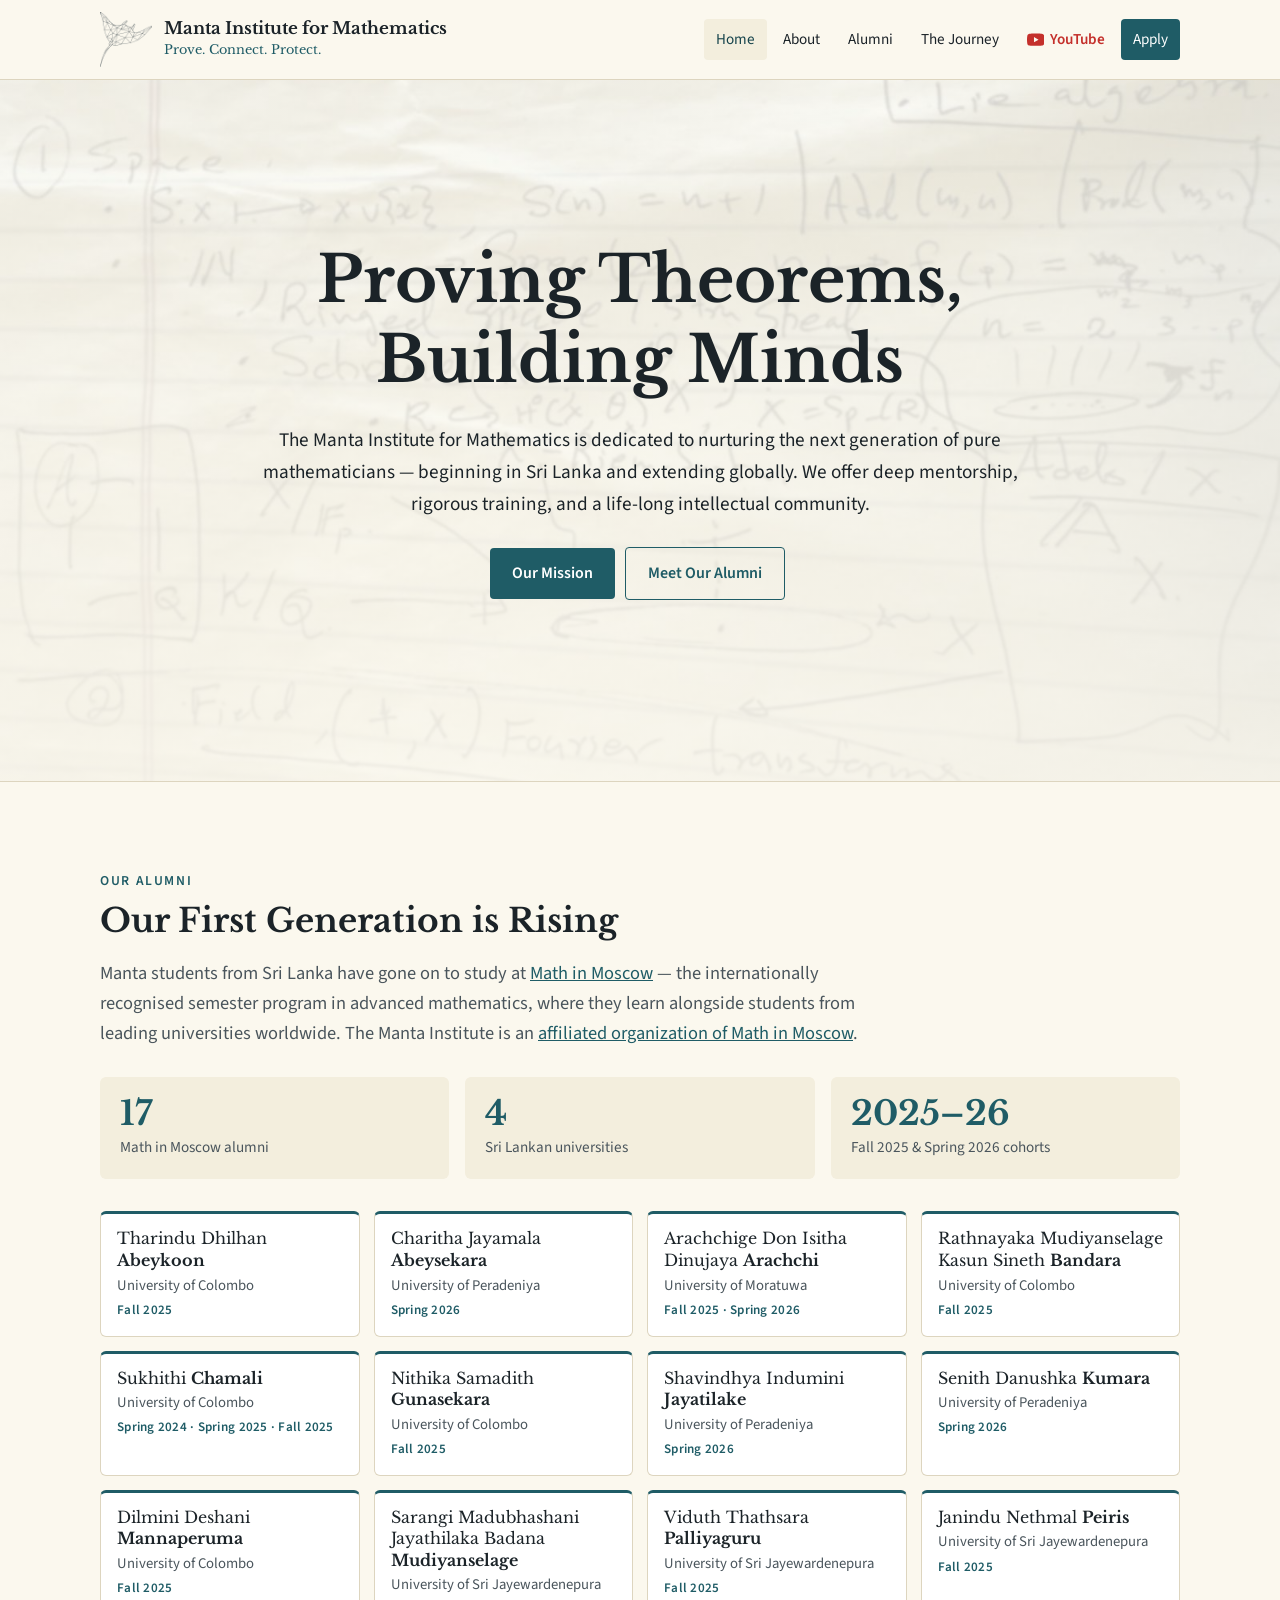
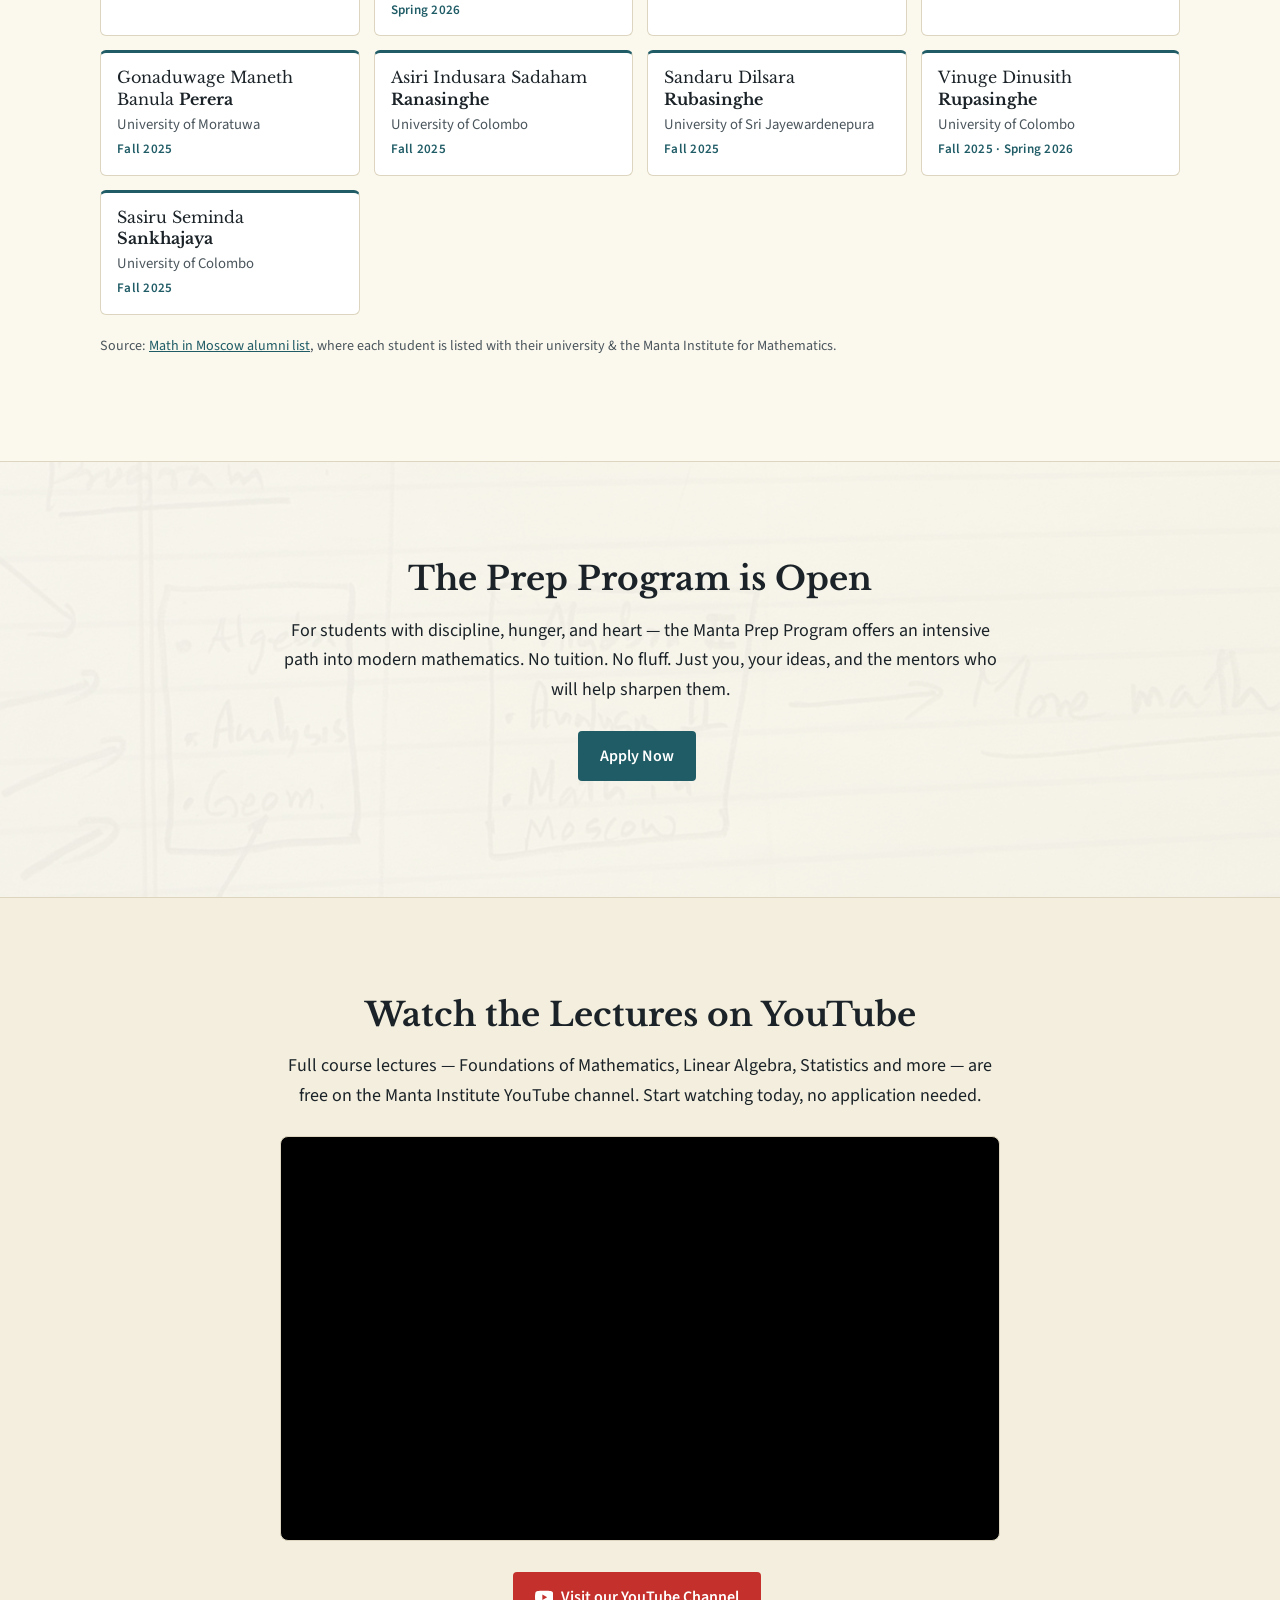
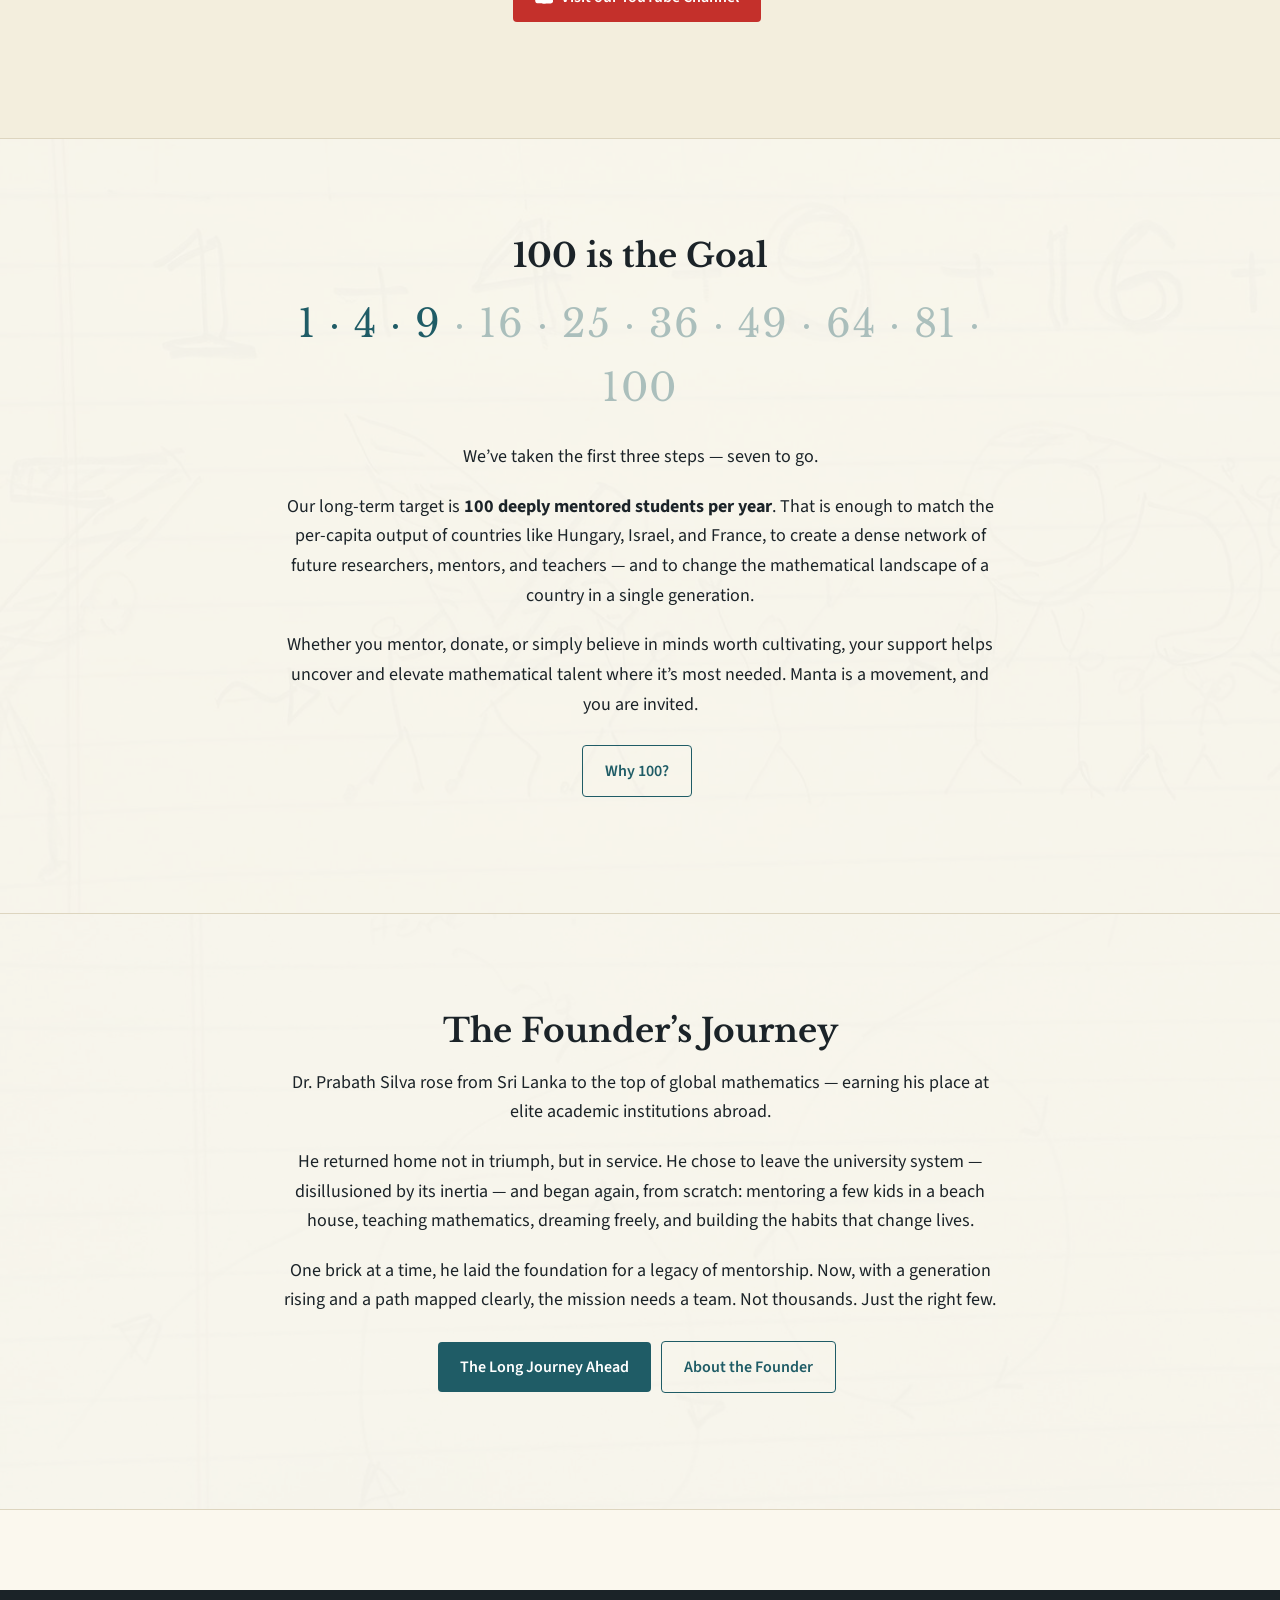
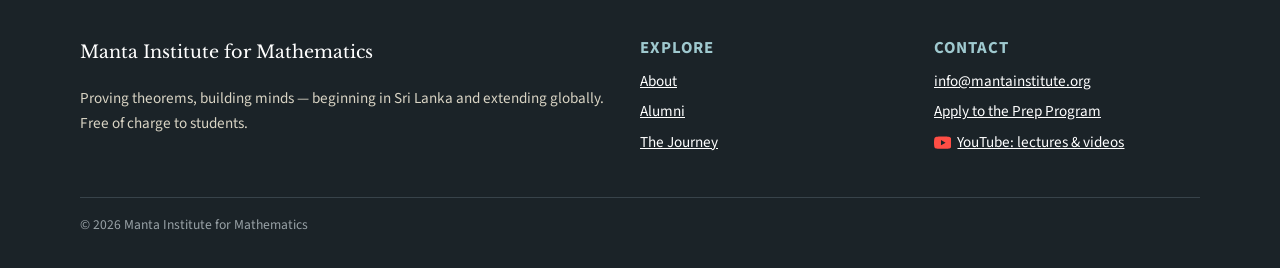
<file: index.html>
<!doctype html>
<html lang="en">
<head>
<meta charset="utf-8">
<meta name="viewport" content="width=device-width, initial-scale=1">
<title>Manta Institute for Mathematics</title>
<meta name="description" content="Manta Institute for Mathematics: free mentorship and rigorous training for Sri Lanka’s next generation of pure mathematicians. 17 Manta students have studied at Math in Moscow.">
<meta property="og:title" content="Manta Institute for Mathematics">
<meta property="og:description" content="Manta Institute for Mathematics: free mentorship and rigorous training for Sri Lanka’s next generation of pure mathematicians. 17 Manta students have studied at Math in Moscow.">
<meta property="og:image" content="https://www.mantainstitute.org/img/og.jpg">
<meta property="og:type" content="website">
<meta property="og:url" content="https://www.mantainstitute.org/">
<link rel="canonical" href="https://www.mantainstitute.org/">
<script type="application/ld+json">{"@context":"https://schema.org","@type":"EducationalOrganization","name":"Manta Institute for Mathematics","url":"https://www.mantainstitute.org/","logo":"https://www.mantainstitute.org/img/manta-mark.png","email":"info@mantainstitute.org","founder":{"@type":"Person","name":"Prabath Silva"},"description":"Mentorship and rigorous training in pure mathematics for students from Sri Lanka; affiliated organization of Math in Moscow.","sameAs":["https://www.youtube.com/@MantaInstituteforMathematics"]}</script>
<link rel="icon" href="/favicon.png">
<link rel="apple-touch-icon" href="/apple-touch-icon.png">
<link rel="preconnect" href="https://fonts.googleapis.com">
<link rel="preconnect" href="https://fonts.gstatic.com" crossorigin>
<link href="https://fonts.googleapis.com/css2?family=Libre+Baskerville:ital,wght@0,400;0,700;1,400&family=Source+Sans+3:wght@400;600;700&display=swap" rel="stylesheet">
<link rel="stylesheet" href="/style.css">

</head>
<body>
<header class="site-header">
  <nav class="nav" aria-label="Main">
    <a class="brand" href="/">
      <img src="/img/manta-mark.png" alt="" width="52" height="52">
      <span><b>Manta Institute for Mathematics</b><small>Prove. Connect. Protect.</small></span>
    </a>
    <button class="menu-toggle" aria-expanded="false" aria-controls="menu">Menu</button>
    <ul class="menu" id="menu"><li><a href="/" aria-current=page>Home</a></li><li><a href="/about">About</a></li><li><a href="/#alumni">Alumni</a></li><li><a href="/journey">The Journey</a></li><li><a class="yt-nav" href="https://www.youtube.com/@MantaInstituteforMathematics" target="_blank" rel="noopener"><svg class="yt-icon" viewBox="0 0 24 24" aria-hidden="true"><path fill="currentColor" d="M23.5 6.2a3 3 0 0 0-2.1-2.1C19.5 3.6 12 3.6 12 3.6s-7.5 0-9.4.5A3 3 0 0 0 .5 6.2 31 31 0 0 0 0 12a31 31 0 0 0 .5 5.8 3 3 0 0 0 2.1 2.1c1.9.5 9.4.5 9.4.5s7.5 0 9.4-.5a3 3 0 0 0 2.1-2.1A31 31 0 0 0 24 12a31 31 0 0 0-.5-5.8zM9.6 15.6V8.4l6.3 3.6-6.3 3.6z"/></svg><span>YouTube</span></a></li><li><a class="cta" href="https://forms.gle/bUK9oC2Zib9sQvzj8">Apply</a></li></ul>
  </nav>
</header>
<main>

<section class="hero" style="background-image:url('/img/notes-1.jpg')">
  <div class="inner">
    <h1>Proving Theorems,<br>Building Minds</h1>
    <p>The Manta Institute for Mathematics is dedicated to nurturing the next generation of pure mathematicians — beginning in Sri Lanka and extending globally. We offer deep mentorship, rigorous training, and a life-long intellectual community.</p>
    <p><a class="btn" href="/about">Our Mission</a> <a class="btn ghost" href="#alumni">Meet Our Alumni</a></p>
  </div>
</section>

<section class="alumni" id="alumni">
  <div class="wrap">
    <p class="kicker">Our Alumni</p>
    <h2>Our First Generation is Rising</h2>
    <p class="lede">Manta students from Sri Lanka have gone on to study at <a href="https://mathinmoscow.org/">Math in Moscow</a> — the internationally recognised semester program in advanced mathematics, where they learn alongside students from leading universities worldwide. The Manta Institute is an <a href="https://mathinmoscow.org/affiliated-organizations/">affiliated organization of Math in Moscow</a>.</p>
    <div class="stats">
      <div><strong>17</strong><span>Math in Moscow alumni</span></div>
      <div><strong>4</strong><span>Sri Lankan universities</span></div>
      <div><strong>2025–26</strong><span>Fall 2025 &amp; Spring 2026 cohorts</span></div>
    </div>
    <ul class="alumni-grid"><li class="alum"><b>Tharindu Dhilhan <span class="sur">Abeykoon</span></b><span class="uni">University of Colombo</span><span class="sems">Fall 2025</span></li><li class="alum"><b>Charitha Jayamala <span class="sur">Abeysekara</span></b><span class="uni">University of Peradeniya</span><span class="sems">Spring 2026</span></li><li class="alum"><b>Arachchige Don Isitha Dinujaya <span class="sur">Arachchi</span></b><span class="uni">University of Moratuwa</span><span class="sems">Fall 2025 · Spring 2026</span></li><li class="alum"><b>Rathnayaka Mudiyanselage Kasun Sineth <span class="sur">Bandara</span></b><span class="uni">University of Colombo</span><span class="sems">Fall 2025</span></li><li class="alum"><b>Sukhithi <span class="sur">Chamali</span></b><span class="uni">University of Colombo</span><span class="sems">Spring 2024 · Spring 2025 · Fall 2025</span></li><li class="alum"><b>Nithika Samadith <span class="sur">Gunasekara</span></b><span class="uni">University of Colombo</span><span class="sems">Fall 2025</span></li><li class="alum"><b>Shavindhya Indumini <span class="sur">Jayatilake</span></b><span class="uni">University of Peradeniya</span><span class="sems">Spring 2026</span></li><li class="alum"><b>Senith Danushka <span class="sur">Kumara</span></b><span class="uni">University of Peradeniya</span><span class="sems">Spring 2026</span></li><li class="alum"><b>Dilmini Deshani <span class="sur">Mannaperuma</span></b><span class="uni">University of Colombo</span><span class="sems">Fall 2025</span></li><li class="alum"><b>Sarangi Madubhashani Jayathilaka Badana <span class="sur">Mudiyanselage</span></b><span class="uni">University of Sri Jayewardenepura</span><span class="sems">Spring 2026</span></li><li class="alum"><b>Viduth Thathsara <span class="sur">Palliyaguru</span></b><span class="uni">University of Sri Jayewardenepura</span><span class="sems">Fall 2025</span></li><li class="alum"><b>Janindu Nethmal <span class="sur">Peiris</span></b><span class="uni">University of Sri Jayewardenepura</span><span class="sems">Fall 2025</span></li><li class="alum"><b>Gonaduwage Maneth Banula <span class="sur">Perera</span></b><span class="uni">University of Moratuwa</span><span class="sems">Fall 2025</span></li><li class="alum"><b>Asiri Indusara Sadaham <span class="sur">Ranasinghe</span></b><span class="uni">University of Colombo</span><span class="sems">Fall 2025</span></li><li class="alum"><b>Sandaru Dilsara <span class="sur">Rubasinghe</span></b><span class="uni">University of Sri Jayewardenepura</span><span class="sems">Fall 2025</span></li><li class="alum"><b>Vinuge Dinusith <span class="sur">Rupasinghe</span></b><span class="uni">University of Colombo</span><span class="sems">Fall 2025 · Spring 2026</span></li><li class="alum"><b>Sasiru Seminda <span class="sur">Sankhajaya</span></b><span class="uni">University of Colombo</span><span class="sems">Fall 2025</span></li></ul>
    <p class="source">Source: <a href="https://mathinmoscow.org/alumni-list/">Math in Moscow alumni list</a>, where each student is listed with their university &amp; the Manta Institute for Mathematics.</p>
  </div>
</section>

<section class="band" style="background-image:url('/img/notes-2.jpg')">
  <div class="inner">
    <h2>The Prep Program is Open</h2>
    <p>For students with discipline, hunger, and heart — the Manta Prep Program offers an intensive path into modern mathematics. No tuition. No fluff. Just you, your ideas, and the mentors who will help sharpen them.</p>
    <p><a class="btn" href="https://forms.gle/bUK9oC2Zib9sQvzj8">Apply Now</a></p>
  </div>
</section>

<section class="band yt-band">
  <div class="inner">
    <h2>Watch the Lectures on YouTube</h2>
    <p>Full course lectures — Foundations of Mathematics, Linear Algebra, Statistics and more — are free on the Manta Institute YouTube channel. Start watching today, no application needed.</p>
    <div class="video"><iframe src="https://www.youtube-nocookie.com/embed/HKouQj8MpVQ" title="Join Manta Institute for Mathematics After A/L" loading="lazy" allow="accelerometer; encrypted-media; gyroscope; picture-in-picture" allowfullscreen></iframe></div>
    <p><a class="btn yt" href="https://www.youtube.com/@MantaInstituteforMathematics" target="_blank" rel="noopener"><svg class="yt-icon" viewBox="0 0 24 24" aria-hidden="true"><path fill="currentColor" d="M23.5 6.2a3 3 0 0 0-2.1-2.1C19.5 3.6 12 3.6 12 3.6s-7.5 0-9.4.5A3 3 0 0 0 .5 6.2 31 31 0 0 0 0 12a31 31 0 0 0 .5 5.8 3 3 0 0 0 2.1 2.1c1.9.5 9.4.5 9.4.5s7.5 0 9.4-.5a3 3 0 0 0 2.1-2.1A31 31 0 0 0 24 12a31 31 0 0 0-.5-5.8zM9.6 15.6V8.4l6.3 3.6-6.3 3.6z"/></svg> Visit our YouTube Channel</a></p>
  </div>
</section>



<section class="band" style="background-image:url('/img/notes-4.jpg')">
  <div class="inner">
    <h2>100 is the Goal</h2>
    <p class="squares">1 · 4 · 9 <span>· 16 · 25 · 36 · 49 · 64 · 81 · 100</span></p>
    <p>We’ve taken the first three steps — seven to go.</p>
    <p>Our long-term target is <strong>100 deeply mentored students per year</strong>. That is enough to match the per-capita output of countries like Hungary, Israel, and France, to create a dense network of future researchers, mentors, and teachers — and to change the mathematical landscape of a country in a single generation.</p>
    <p>Whether you mentor, donate, or simply believe in minds worth cultivating, your support helps uncover and elevate mathematical talent where it’s most needed. Manta is a movement, and you are invited.</p>
    <p><a class="btn ghost" href="/about#why-100">Why 100?</a></p>
  </div>
</section>

<section class="band" style="background-image:url('/img/notes-5.jpg')">
  <div class="inner">
    <h2>The Founder’s Journey</h2>
    <p>Dr. Prabath Silva rose from Sri Lanka to the top of global mathematics — earning his place at elite academic institutions abroad.</p>
    <p>He returned home not in triumph, but in service. He chose to leave the university system — disillusioned by its inertia — and began again, from scratch: mentoring a few kids in a beach house, teaching mathematics, dreaming freely, and building the habits that change lives.</p>
    <p>One brick at a time, he laid the foundation for a legacy of mentorship. Now, with a generation rising and a path mapped clearly, the mission needs a team. Not thousands. Just the right few.</p>
    <p><a class="btn" href="/journey">The Long Journey Ahead</a> <a class="btn ghost" href="/about#founder">About the Founder</a></p>
  </div>
</section>

</main>
<footer class="site-footer">
  <div class="cols">
    <div>
      <p class="brandline">Manta Institute for Mathematics</p>
      <p>Proving theorems, building minds — beginning in Sri Lanka and extending globally. Free of charge to students.</p>
    </div>
    <div>
      <h4>Explore</h4>
      <ul>
        <li><a href="/about">About</a></li>
        <li><a href="/#alumni">Alumni</a></li>
        <li><a href="/journey">The Journey</a></li>
      </ul>
    </div>
    <div>
      <h4>Contact</h4>
      <ul>
        <li><a href="mailto:info@mantainstitute.org">info@mantainstitute.org</a></li>
        <li><a href="https://forms.gle/bUK9oC2Zib9sQvzj8">Apply to the Prep Program</a></li>
        <li><a class="yt-foot" href="https://www.youtube.com/@MantaInstituteforMathematics" target="_blank" rel="noopener"><svg class="yt-icon" viewBox="0 0 24 24" aria-hidden="true"><path fill="currentColor" d="M23.5 6.2a3 3 0 0 0-2.1-2.1C19.5 3.6 12 3.6 12 3.6s-7.5 0-9.4.5A3 3 0 0 0 .5 6.2 31 31 0 0 0 0 12a31 31 0 0 0 .5 5.8 3 3 0 0 0 2.1 2.1c1.9.5 9.4.5 9.4.5s7.5 0 9.4-.5a3 3 0 0 0 2.1-2.1A31 31 0 0 0 24 12a31 31 0 0 0-.5-5.8zM9.6 15.6V8.4l6.3 3.6-6.3 3.6z"/></svg> YouTube: lectures &amp; videos</a></li>
      </ul>
    </div>
  </div>
  <p class="fine">© 2026 Manta Institute for Mathematics</p>
</footer>
<script>
const t=document.querySelector('.menu-toggle'),m=document.getElementById('menu');
t.addEventListener('click',()=>{const o=m.classList.toggle('open');t.setAttribute('aria-expanded',o)});
</script>
</body>
</html>
</file>
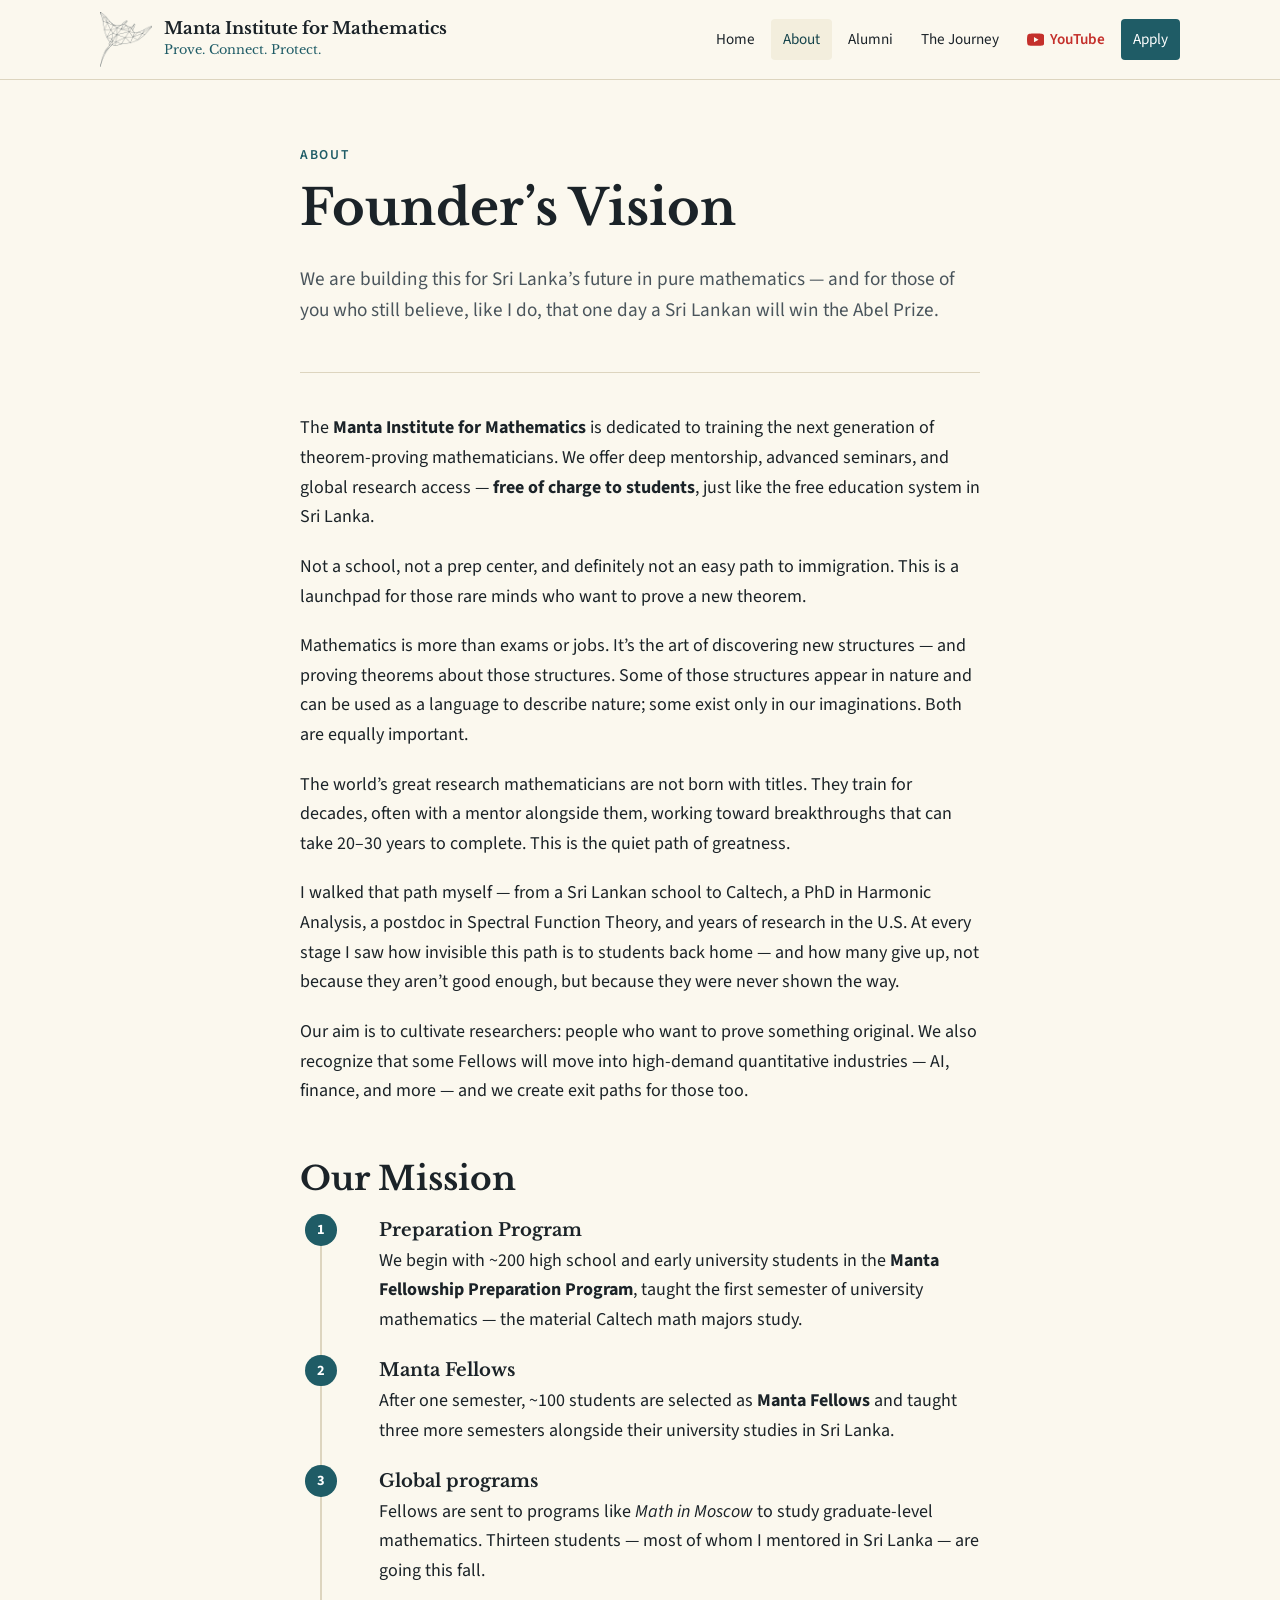
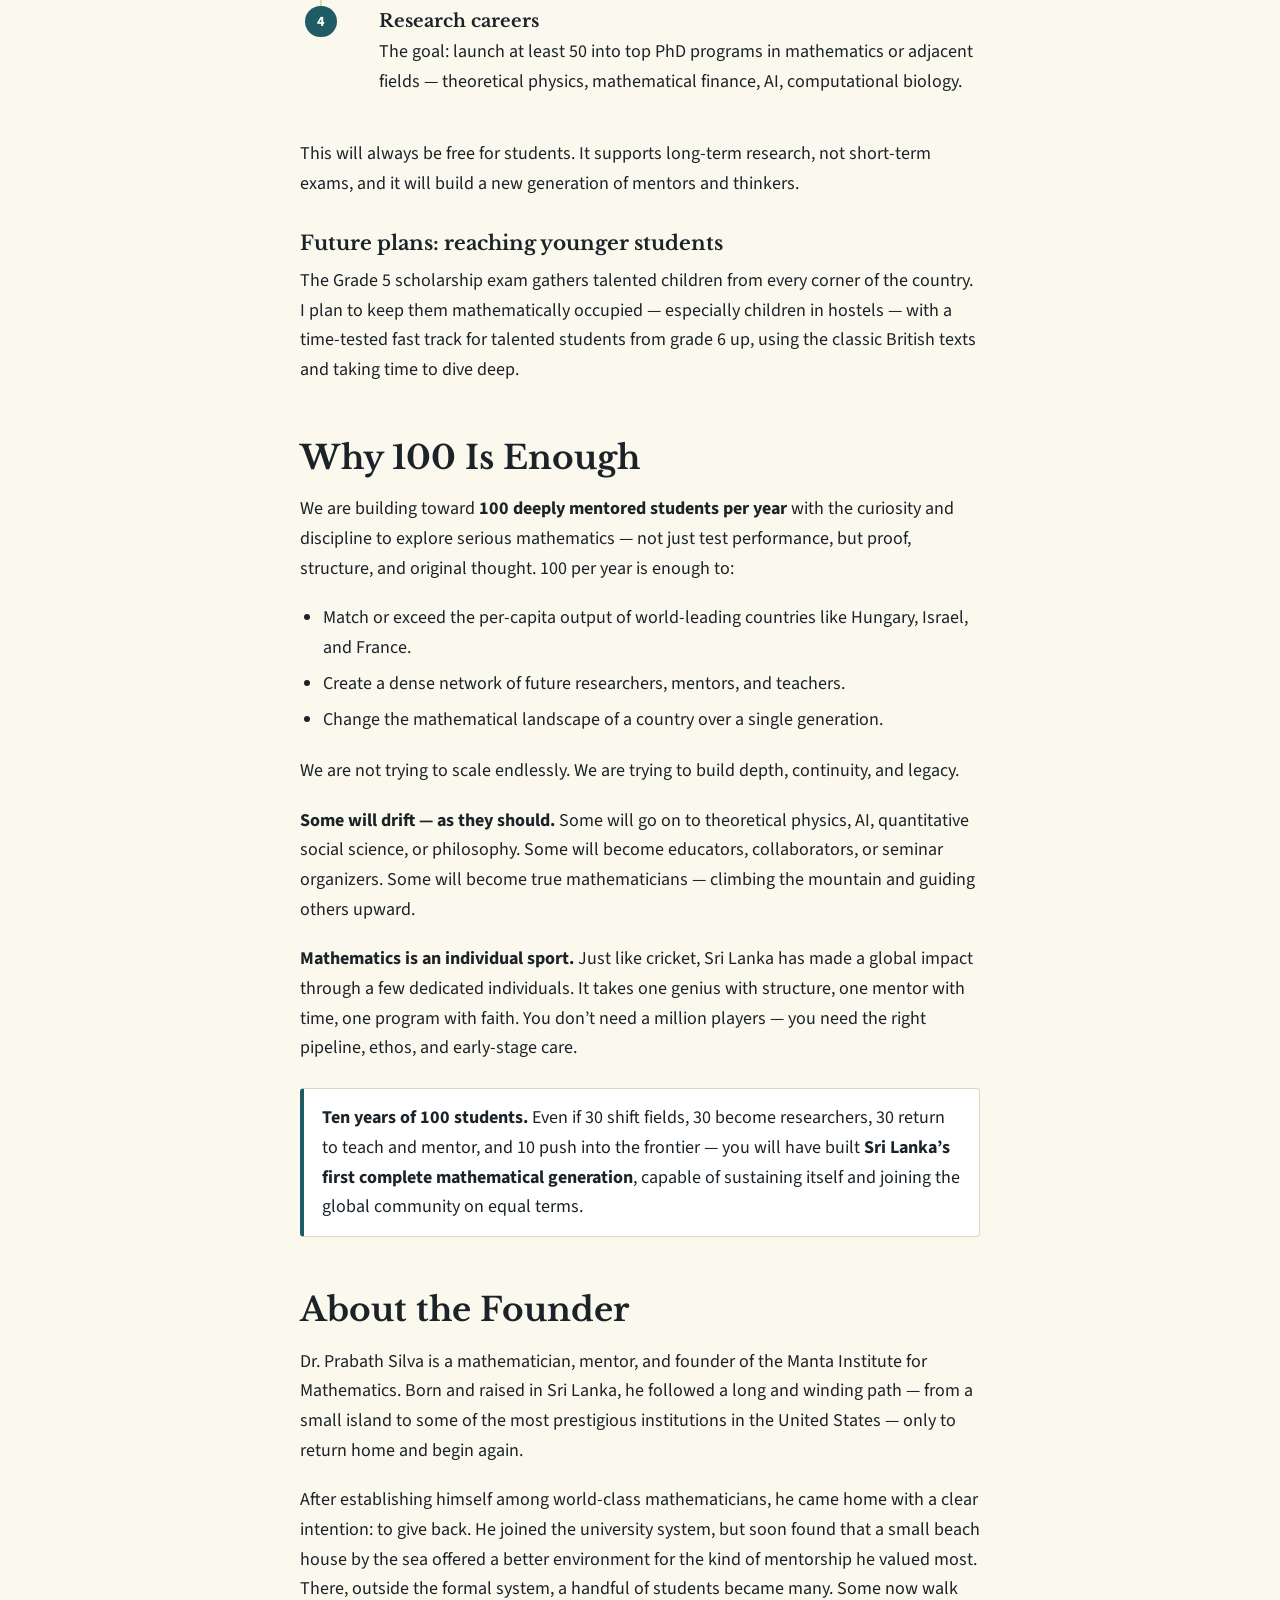
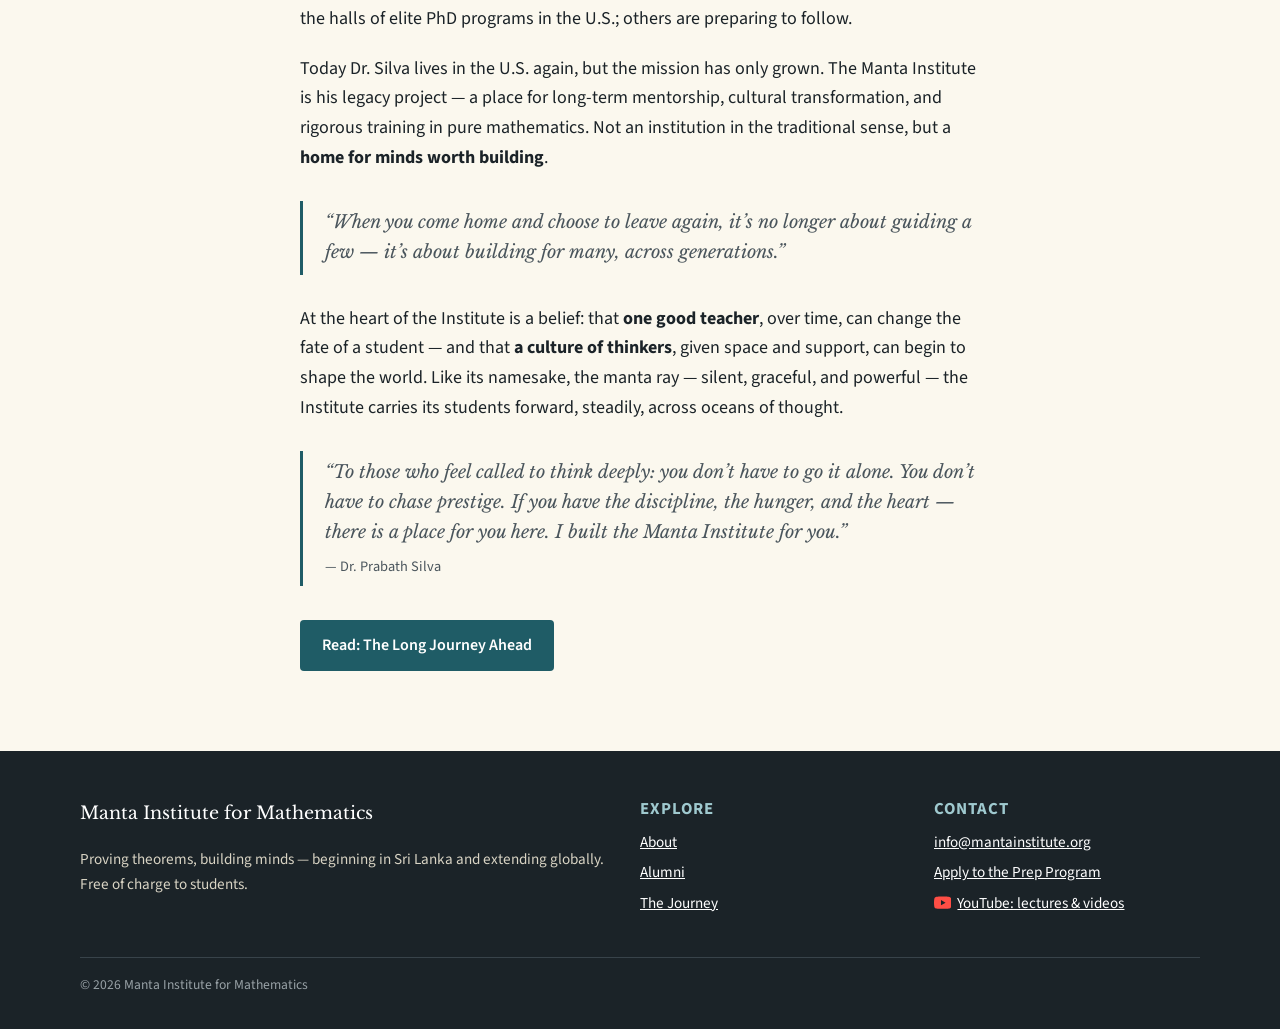
<file: about.html>
<!doctype html>
<html lang="en">
<head>
<meta charset="utf-8">
<meta name="viewport" content="width=device-width, initial-scale=1">
<title>About — Manta Institute for Mathematics</title>
<meta name="description" content="The vision and mission of the Manta Institute for Mathematics, and its founder Dr. Prabath Silva.">
<meta property="og:title" content="About — Manta Institute for Mathematics">
<meta property="og:description" content="The vision and mission of the Manta Institute for Mathematics, and its founder Dr. Prabath Silva.">
<meta property="og:image" content="https://www.mantainstitute.org/img/og.jpg">
<meta property="og:type" content="website">
<meta property="og:url" content="https://www.mantainstitute.org/about">
<link rel="canonical" href="https://www.mantainstitute.org/about">

<link rel="icon" href="/favicon.png">
<link rel="apple-touch-icon" href="/apple-touch-icon.png">
<link rel="preconnect" href="https://fonts.googleapis.com">
<link rel="preconnect" href="https://fonts.gstatic.com" crossorigin>
<link href="https://fonts.googleapis.com/css2?family=Libre+Baskerville:ital,wght@0,400;0,700;1,400&family=Source+Sans+3:wght@400;600;700&display=swap" rel="stylesheet">
<link rel="stylesheet" href="/style.css">

</head>
<body>
<header class="site-header">
  <nav class="nav" aria-label="Main">
    <a class="brand" href="/">
      <img src="/img/manta-mark.png" alt="" width="52" height="52">
      <span><b>Manta Institute for Mathematics</b><small>Prove. Connect. Protect.</small></span>
    </a>
    <button class="menu-toggle" aria-expanded="false" aria-controls="menu">Menu</button>
    <ul class="menu" id="menu"><li><a href="/">Home</a></li><li><a href="/about" aria-current=page>About</a></li><li><a href="/#alumni">Alumni</a></li><li><a href="/journey">The Journey</a></li><li><a class="yt-nav" href="https://www.youtube.com/@MantaInstituteforMathematics" target="_blank" rel="noopener"><svg class="yt-icon" viewBox="0 0 24 24" aria-hidden="true"><path fill="currentColor" d="M23.5 6.2a3 3 0 0 0-2.1-2.1C19.5 3.6 12 3.6 12 3.6s-7.5 0-9.4.5A3 3 0 0 0 .5 6.2 31 31 0 0 0 0 12a31 31 0 0 0 .5 5.8 3 3 0 0 0 2.1 2.1c1.9.5 9.4.5 9.4.5s7.5 0 9.4-.5a3 3 0 0 0 2.1-2.1A31 31 0 0 0 24 12a31 31 0 0 0-.5-5.8zM9.6 15.6V8.4l6.3 3.6-6.3 3.6z"/></svg><span>YouTube</span></a></li><li><a class="cta" href="https://forms.gle/bUK9oC2Zib9sQvzj8">Apply</a></li></ul>
  </nav>
</header>
<main>

<div class="read">
<header class="page-head">
  <p class="kicker">About</p>
  <h1>Founder’s Vision</h1>
  <p class="lede">We are building this for Sri Lanka’s future in pure mathematics — and for those of you who still believe, like I do, that one day a Sri Lankan will win the Abel Prize.</p>
</header>

<p>The <strong>Manta Institute for Mathematics</strong> is dedicated to training the next generation of theorem-proving mathematicians. We offer deep mentorship, advanced seminars, and global research access — <strong>free of charge to students</strong>, just like the free education system in Sri Lanka.</p>
<p>Not a school, not a prep center, and definitely not an easy path to immigration. This is a launchpad for those rare minds who want to prove a new theorem.</p>
<p>Mathematics is more than exams or jobs. It’s the art of discovering new structures — and proving theorems about those structures. Some of those structures appear in nature and can be used as a language to describe nature; some exist only in our imaginations. Both are equally important.</p>
<p>The world’s great research mathematicians are not born with titles. They train for decades, often with a mentor alongside them, working toward breakthroughs that can take 20–30 years to complete. This is the quiet path of greatness.</p>
<p>I walked that path myself — from a Sri Lankan school to Caltech, a PhD in Harmonic Analysis, a postdoc in Spectral Function Theory, and years of research in the U.S. At every stage I saw how invisible this path is to students back home — and how many give up, not because they aren’t good enough, but because they were never shown the way.</p>
<p>Our aim is to cultivate researchers: people who want to prove something original. We also recognize that some Fellows will move into high-demand quantitative industries — AI, finance, and more — and we create exit paths for those too.</p>

<h2>Our Mission</h2>
<ol class="steps">
  <li><b>Preparation Program</b>We begin with ~200 high school and early university students in the <strong>Manta Fellowship Preparation Program</strong>, taught the first semester of university mathematics — the material Caltech math majors study.</li>
  <li><b>Manta Fellows</b>After one semester, ~100 students are selected as <strong>Manta Fellows</strong> and taught three more semesters alongside their university studies in Sri Lanka.</li>
  <li><b>Global programs</b>Fellows are sent to programs like <em>Math in Moscow</em> to study graduate-level mathematics. Thirteen students — most of whom I mentored in Sri Lanka — are going this fall.</li>
  <li><b>Research careers</b>The goal: launch at least 50 into top PhD programs in mathematics or adjacent fields — theoretical physics, mathematical finance, AI, computational biology.</li>
</ol>
<p>This will always be free for students. It supports long-term research, not short-term exams, and it will build a new generation of mentors and thinkers.</p>

<h3>Future plans: reaching younger students</h3>
<p>The Grade 5 scholarship exam gathers talented children from every corner of the country. I plan to keep them mathematically occupied — especially children in hostels — with a time-tested fast track for talented students from grade 6 up, using the classic British texts and taking time to dive deep.</p>

<h2 id="why-100">Why 100 Is Enough</h2>
<p>We are building toward <strong>100 deeply mentored students per year</strong> with the curiosity and discipline to explore serious mathematics — not just test performance, but proof, structure, and original thought. 100 per year is enough to:</p>
<ul>
  <li>Match or exceed the per-capita output of world-leading countries like Hungary, Israel, and France.</li>
  <li>Create a dense network of future researchers, mentors, and teachers.</li>
  <li>Change the mathematical landscape of a country over a single generation.</li>
</ul>
<p>We are not trying to scale endlessly. We are trying to build depth, continuity, and legacy.</p>
<p><strong>Some will drift — as they should.</strong> Some will go on to theoretical physics, AI, quantitative social science, or philosophy. Some will become educators, collaborators, or seminar organizers. Some will become true mathematicians — climbing the mountain and guiding others upward.</p>
<p><strong>Mathematics is an individual sport.</strong> Just like cricket, Sri Lanka has made a global impact through a few dedicated individuals. It takes one genius with structure, one mentor with time, one program with faith. You don’t need a million players — you need the right pipeline, ethos, and early-stage care.</p>
<div class="note"><strong>Ten years of 100 students.</strong> Even if 30 shift fields, 30 become researchers, 30 return to teach and mentor, and 10 push into the frontier — you will have built <strong>Sri Lanka’s first complete mathematical generation</strong>, capable of sustaining itself and joining the global community on equal terms.</div>

<h2 id="founder">About the Founder</h2>
<p>Dr. Prabath Silva is a mathematician, mentor, and founder of the Manta Institute for Mathematics. Born and raised in Sri Lanka, he followed a long and winding path — from a small island to some of the most prestigious institutions in the United States — only to return home and begin again.</p>
<p>After establishing himself among world-class mathematicians, he came home with a clear intention: to give back. He joined the university system, but soon found that a small beach house by the sea offered a better environment for the kind of mentorship he valued most. There, outside the formal system, a handful of students became many. Some now walk the halls of elite PhD programs in the U.S.; others are preparing to follow.</p>
<p>Today Dr. Silva lives in the U.S. again, but the mission has only grown. The Manta Institute is his legacy project — a place for long-term mentorship, cultural transformation, and rigorous training in pure mathematics. Not an institution in the traditional sense, but a <strong>home for minds worth building</strong>.</p>
<blockquote>“When you come home and choose to leave again, it’s no longer about guiding a few — it’s about building for many, across generations.”</blockquote>
<p>At the heart of the Institute is a belief: that <strong>one good teacher</strong>, over time, can change the fate of a student — and that <strong>a culture of thinkers</strong>, given space and support, can begin to shape the world. Like its namesake, the manta ray — silent, graceful, and powerful — the Institute carries its students forward, steadily, across oceans of thought.</p>
<blockquote>“To those who feel called to think deeply: you don’t have to go it alone. You don’t have to chase prestige. If you have the discipline, the hunger, and the heart — there is a place for you here. I built the Manta Institute for you.”<cite>— Dr. Prabath Silva</cite></blockquote>
<p><a class="btn" href="/journey">Read: The Long Journey Ahead</a></p>
</div>

</main>
<footer class="site-footer">
  <div class="cols">
    <div>
      <p class="brandline">Manta Institute for Mathematics</p>
      <p>Proving theorems, building minds — beginning in Sri Lanka and extending globally. Free of charge to students.</p>
    </div>
    <div>
      <h4>Explore</h4>
      <ul>
        <li><a href="/about">About</a></li>
        <li><a href="/#alumni">Alumni</a></li>
        <li><a href="/journey">The Journey</a></li>
      </ul>
    </div>
    <div>
      <h4>Contact</h4>
      <ul>
        <li><a href="mailto:info@mantainstitute.org">info@mantainstitute.org</a></li>
        <li><a href="https://forms.gle/bUK9oC2Zib9sQvzj8">Apply to the Prep Program</a></li>
        <li><a class="yt-foot" href="https://www.youtube.com/@MantaInstituteforMathematics" target="_blank" rel="noopener"><svg class="yt-icon" viewBox="0 0 24 24" aria-hidden="true"><path fill="currentColor" d="M23.5 6.2a3 3 0 0 0-2.1-2.1C19.5 3.6 12 3.6 12 3.6s-7.5 0-9.4.5A3 3 0 0 0 .5 6.2 31 31 0 0 0 0 12a31 31 0 0 0 .5 5.8 3 3 0 0 0 2.1 2.1c1.9.5 9.4.5 9.4.5s7.5 0 9.4-.5a3 3 0 0 0 2.1-2.1A31 31 0 0 0 24 12a31 31 0 0 0-.5-5.8zM9.6 15.6V8.4l6.3 3.6-6.3 3.6z"/></svg> YouTube: lectures &amp; videos</a></li>
      </ul>
    </div>
  </div>
  <p class="fine">© 2026 Manta Institute for Mathematics</p>
</footer>
<script>
const t=document.querySelector('.menu-toggle'),m=document.getElementById('menu');
t.addEventListener('click',()=>{const o=m.classList.toggle('open');t.setAttribute('aria-expanded',o)});
</script>
</body>
</html>
</file>
<file: style.css>
/* Manta Institute for Mathematics — site styles */
:root{
  --paper:#fbf8ee;
  --paper-2:#f3eedd;
  --ink:#1b2328;
  --ink-soft:#4a555c;
  --teal:#1f5c66;
  --teal-dark:#15434b;
  --rule:#ddd5bf;
  --serif:"Libre Baskerville", Georgia, "Times New Roman", serif;
  --sans:"Source Sans 3", "Helvetica Neue", Arial, sans-serif;
  --max:1120px;
  --read:720px;
}
*{box-sizing:border-box}
html{scroll-behavior:smooth}
body{margin:0;background:var(--paper);color:var(--ink);font-family:var(--sans);font-size:18px;line-height:1.65;-webkit-font-smoothing:antialiased}
img{max-width:100%;height:auto;display:block}
a{color:var(--teal)}
a:hover{color:var(--teal-dark)}
h1,h2,h3,h4{font-family:var(--serif);font-weight:700;line-height:1.25;color:var(--ink);margin:1.6em 0 .5em}
h1{font-size:clamp(2rem,4.5vw,3.1rem);margin-top:0}
h2{font-size:clamp(1.5rem,3vw,2.05rem)}
h3{font-size:1.25rem}
h4{font-size:1.05rem;font-family:var(--sans);text-transform:uppercase;letter-spacing:.06em;color:var(--teal)}
p{margin:0 0 1.1em}
ul,ol{padding-left:1.3em;margin:0 0 1.2em}
li{margin:.35em 0}
blockquote{margin:1.6em 0;padding:.4em 0 .4em 1.2em;border-left:3px solid var(--teal);font-family:var(--serif);font-style:italic;color:var(--ink-soft)}
blockquote cite{display:block;font-style:normal;font-family:var(--sans);font-size:.9rem;margin-top:.5em}

/* header */
.site-header{position:sticky;top:0;z-index:20;background:rgba(251,248,238,.94);backdrop-filter:blur(6px);border-bottom:1px solid var(--rule)}
.nav{max-width:var(--max);margin:0 auto;padding:12px 20px;display:flex;align-items:center;justify-content:space-between;gap:16px}
.brand{display:flex;align-items:center;gap:12px;text-decoration:none;color:var(--ink)}
.brand img{width:52px;height:auto}
.brand b{font-family:var(--serif);font-size:1.05rem;display:block;line-height:1.2}
.brand small{display:block;color:var(--teal);font-family:var(--serif);font-size:.8rem}
.menu{display:flex;gap:4px;list-style:none;margin:0;padding:0}
.menu a{display:block;padding:8px 12px;text-decoration:none;color:var(--ink);font-size:.95rem;border-radius:4px}
.menu a:hover,.menu a[aria-current=page]{background:var(--paper-2);color:var(--teal-dark)}
.menu .cta{background:var(--teal);color:#fff}
.menu .cta:hover{background:var(--teal-dark);color:#fff}
.menu-toggle{display:none;background:none;border:1px solid var(--rule);border-radius:4px;padding:8px 10px;font:inherit;font-size:.9rem;cursor:pointer;color:var(--ink)}
@media (max-width:900px){
  .menu-toggle{display:block}
  .menu{display:none;position:absolute;left:0;right:0;top:100%;flex-direction:column;background:var(--paper);border-bottom:1px solid var(--rule);padding:8px 16px 16px}
  .menu.open{display:flex}
  .brand small{display:none}
}

/* layout */
.wrap{max-width:var(--max);margin:0 auto;padding:0 20px}
.read{max-width:var(--read);margin:0 auto;padding:0 20px}
main{display:block}
.page-head{padding:64px 0 24px;border-bottom:1px solid var(--rule);margin-bottom:40px}
.page-head .kicker{font-size:.85rem;text-transform:uppercase;letter-spacing:.12em;color:var(--teal);margin:0 0 .8em;font-weight:600}
.page-head .lede{font-size:1.2rem;color:var(--ink-soft);max-width:680px}
.section{padding:40px 0}

/* hero */
.hero{position:relative;min-height:78vh;display:flex;align-items:center;justify-content:center;text-align:center;padding:80px 20px;background:var(--paper) center/cover no-repeat;border-bottom:1px solid var(--rule)}
.hero::before{content:"";position:absolute;inset:0;background:linear-gradient(rgba(251,248,238,.55),rgba(251,248,238,.8))}
.hero>*{position:relative}
.hero .inner{max-width:760px}
.hero h1{font-size:clamp(2.3rem,6vw,4rem);margin-bottom:.4em}
.hero p{font-size:1.2rem;color:var(--ink)}

/* banded sections on home */
.band{position:relative;padding:96px 20px;background:center/cover no-repeat;border-bottom:1px solid var(--rule)}
.band::before{content:"";position:absolute;inset:0;background:rgba(251,248,238,.82)}
.band>.inner{position:relative;max-width:720px;margin:0 auto;text-align:center}
.band h2{margin-top:0}
.band.plain{background:var(--paper-2)}
.band.plain::before{display:none}

.squares{font-family:var(--serif);font-size:clamp(1.6rem,4vw,2.4rem);letter-spacing:.04em;color:var(--teal);margin:.2em 0 .6em}
.squares span{opacity:.35}

/* buttons */
.btn{display:inline-block;vertical-align:middle;background:var(--teal);color:#fff;text-decoration:none;padding:12px 22px;border-radius:4px;font-weight:600;font-size:1rem;margin:6px 6px 0 0}
.btn:hover{background:var(--teal-dark);color:#fff}
.btn.ghost{background:transparent;color:var(--teal);border:1.5px solid var(--teal)}
.btn.ghost:hover{background:var(--teal);color:#fff}

/* cards / grids */
.grid{display:grid;gap:20px;grid-template-columns:repeat(auto-fit,minmax(250px,1fr));margin:1.5em 0}
.card{background:#fff;border:1px solid var(--rule);border-radius:6px;padding:22px 22px 10px}
.card h3,.card h4{margin-top:0}
.card .meta{font-size:.9rem;color:var(--ink-soft)}
.level{margin:2.5em 0 1em;display:flex;align-items:baseline;gap:12px}
.level span{font-size:.8rem;letter-spacing:.12em;text-transform:uppercase;background:var(--teal);color:#fff;padding:3px 9px;border-radius:3px}
.level h3{margin:0}

/* steps */
.steps{counter-reset:s;list-style:none;padding:0}
.steps>li{counter-increment:s;position:relative;padding:0 0 1.2em 3.2em;margin:0;border-left:2px solid var(--rule);margin-left:1.1em}
.steps>li::before{content:counter(s);position:absolute;left:-1.15em;top:-.1em;width:2.2em;height:2.2em;border-radius:50%;background:var(--teal);color:#fff;font-weight:700;display:flex;align-items:center;justify-content:center;font-size:.9rem}
.steps>li:last-child{border-left-color:transparent}
.steps b{display:block;font-family:var(--serif)}
.exit{background:var(--paper-2);border-radius:6px;padding:14px 18px;margin:.6em 0 1.2em;font-size:.97rem}
.exit strong{color:var(--teal-dark)}
.note{background:#fff;border:1px solid var(--rule);border-left:4px solid var(--teal);border-radius:4px;padding:14px 18px;margin:1.4em 0}
.checklist{columns:2;column-gap:32px}
@media (max-width:640px){.checklist{columns:1}}
figure{margin:2em 0}
figure img{border-radius:6px;border:1px solid var(--rule)}

/* footer */
.site-footer{margin-top:80px;background:var(--ink);color:#d9d4c4;padding:48px 20px 32px;font-size:.95rem}
.site-footer .cols{max-width:var(--max);margin:0 auto;display:grid;gap:28px;grid-template-columns:2fr 1fr 1fr}
@media (max-width:760px){.site-footer .cols{grid-template-columns:1fr}}
.site-footer a{color:#fff}
.site-footer h4{color:#9fc9cf;margin:0 0 .6em}
.site-footer ul{list-style:none;padding:0;margin:0}
.site-footer .brandline{font-family:var(--serif);color:#fff;font-size:1.1rem}
.site-footer .fine{max-width:var(--max);margin:32px auto 0;border-top:1px solid #38434a;padding-top:16px;font-size:.85rem;color:#98a1a6}

/* YouTube */
.yt-icon{width:1.15em;height:1.15em;vertical-align:-.2em;flex:none}
.btn.yt{background:#c4302b;display:inline-flex;align-items:center;gap:8px}
.btn.yt:hover{background:#a12520;color:#fff}
.menu .yt-nav{display:flex;align-items:center;gap:6px;color:#c4302b;font-weight:600}
.menu .yt-nav:hover{background:#fbe9e7;color:#a12520}
.site-footer .yt-foot{display:inline-flex;align-items:center;gap:6px}
.site-footer .yt-foot .yt-icon{color:#ff4e45}
.yt-band{background:var(--paper-2)}
.yt-band::before{display:none}
.video{position:relative;aspect-ratio:16/9;margin:1.4em 0;border-radius:8px;overflow:hidden;border:1px solid var(--rule);background:#000}
.video iframe{position:absolute;inset:0;width:100%;height:100%;border:0}

/* Alumni */
.alumni{padding:88px 0;border-bottom:1px solid var(--rule);background:var(--paper)}
.alumni .kicker{font-size:.85rem;text-transform:uppercase;letter-spacing:.12em;color:var(--teal);margin:0 0 .6em;font-weight:600}
.alumni h2{margin-top:0}
.alumni .lede{font-size:1.15rem;color:var(--ink-soft);max-width:760px}
.stats{display:grid;grid-template-columns:repeat(3,1fr);gap:16px;margin:28px 0 32px}
.stats div{background:var(--paper-2);border-radius:6px;padding:18px 20px}
.stats strong{display:block;font-family:var(--serif);font-size:2.1rem;color:var(--teal);line-height:1.1}
.stats span{font-size:.95rem;color:var(--ink-soft)}
@media (max-width:640px){.stats{grid-template-columns:1fr}}
.alumni-grid{list-style:none;padding:0;margin:0;display:grid;gap:14px;grid-template-columns:repeat(auto-fill,minmax(250px,1fr))}
.alum{background:#fff;border:1px solid var(--rule);border-top:3px solid var(--teal);border-radius:6px;padding:14px 16px;margin:0;display:flex;flex-direction:column;gap:2px}
.alum b{font-family:var(--serif);font-weight:400;font-size:1rem;line-height:1.35}
.alum .sur{font-weight:700}
.alum .uni{font-size:.92rem;color:var(--ink-soft)}
.alum .sems{font-size:.82rem;color:var(--teal);font-weight:600;letter-spacing:.02em}
.alumni .source{font-size:.88rem;color:var(--ink-soft);margin-top:20px}
.alumni{scroll-margin-top:72px}
</file>
